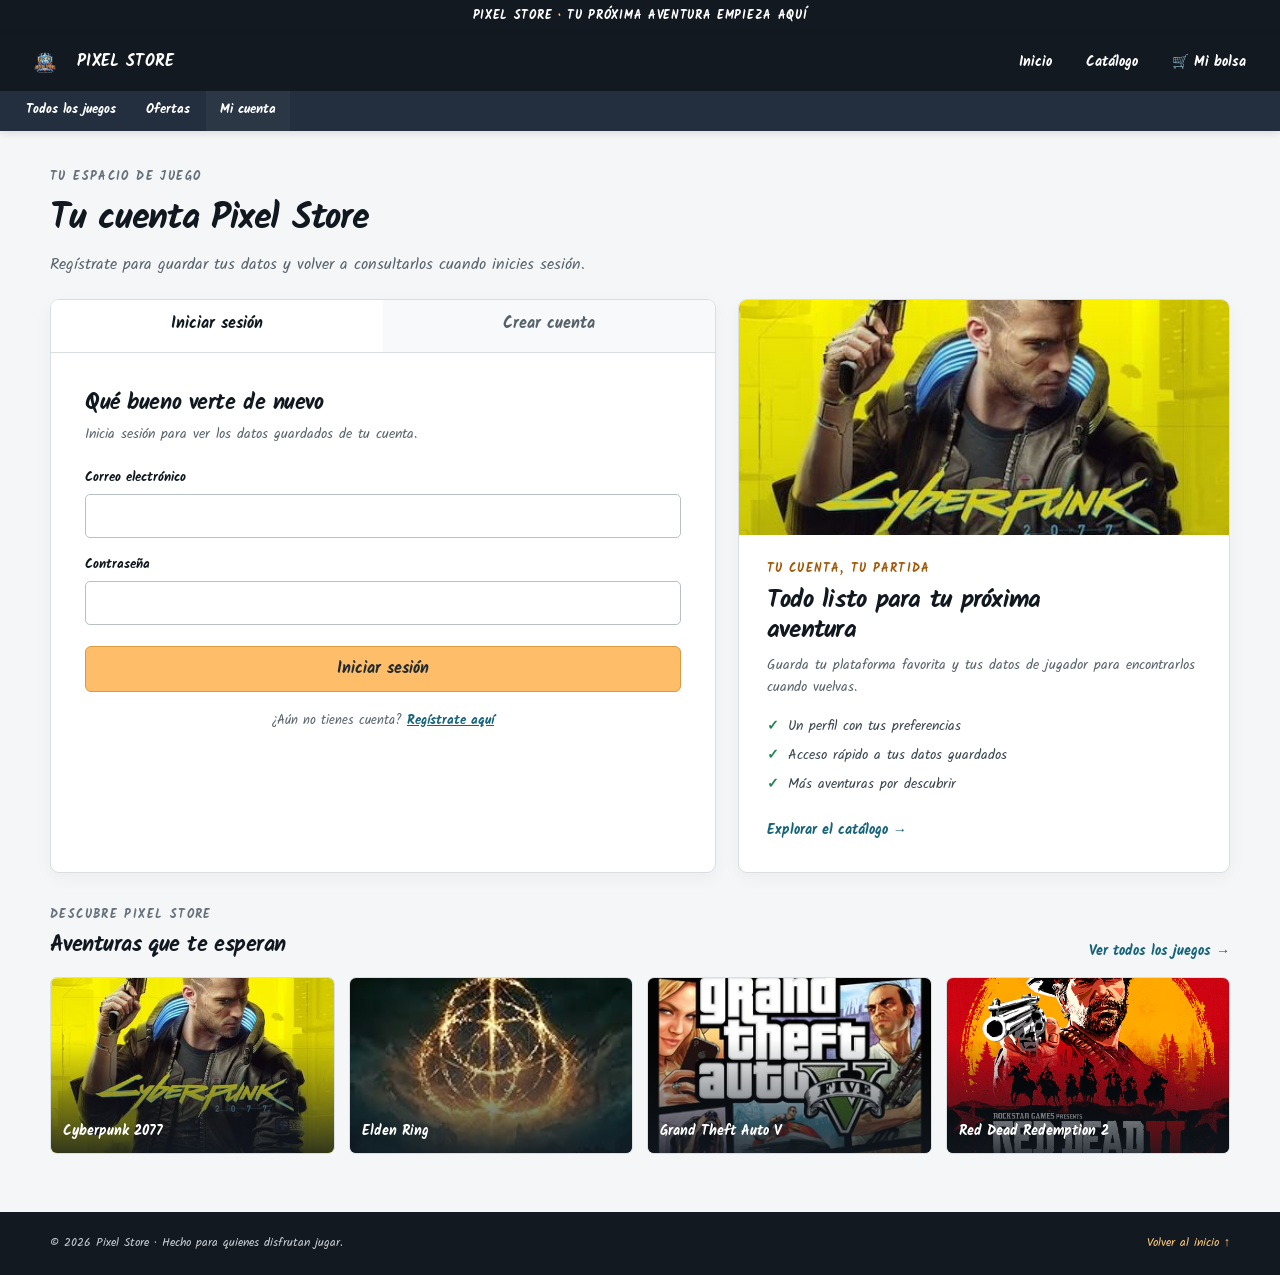
<file: inicio.html>
<!DOCTYPE html>
<html lang="es">
<head>
  <meta charset="UTF-8">
  <meta name="viewport" content="width=device-width, initial-scale=1">
  <meta name="description" content="Crea tu cuenta de Pixel Store o inicia sesión para consultar tu perfil de jugador.">
  <title>Pixel Store | Mi cuenta</title>
  <link rel="preconnect" href="https://fonts.googleapis.com">
  <link rel="preconnect" href="https://fonts.gstatic.com" crossorigin>
  <link href="https://fonts.googleapis.com/css2?family=Kalam:wght@400;700&display=swap" rel="stylesheet">
  <link rel="stylesheet" href="inicio.css">
</head>
<body>
  <div class="franja-info">PIXEL STORE <span>·</span> TU PRÓXIMA AVENTURA EMPIEZA AQUÍ</div>

  <header class="barra-superior">
    <nav class="navegacion" aria-label="Navegación principal">
      <a class="marca" href="index.html" aria-label="Pixel Store, inicio">
        <img class="marca-icono" src="logo.jpg" alt="">
        <span>PIXEL STORE</span>
      </a>
      <div class="controles-navegacion">
        <a class="enlace-nav" href="index.html">Inicio</a>
        <a class="enlace-nav" href="paginaweb.html">Catálogo</a>
        <a class="enlace-carrito" href="paginaweb.html#carrito-seccion" aria-label="Ir a la bolsa">🛒 Mi bolsa</a>
      </div>
    </nav>
    <nav class="menu-categorias" aria-label="Secciones de la tienda">
      <div class="contenedor-menu">
        <a href="paginaweb.html" class="cat-link">Todos los juegos</a>
        <a href="paginaweb.html#titulo-catalogo" class="cat-link">Ofertas</a>
        <a href="inicio.html" class="cat-link activo" aria-current="page">Mi cuenta</a>
      </div>
    </nav>
  </header>

  <main class="contenedor-principal">
    <section class="encabezado-cuenta" aria-labelledby="titulo-pagina">
      <p class="sobre-titulo">TU ESPACIO DE JUEGO</p>
      <h1 id="titulo-pagina">Tu cuenta Pixel Store</h1>
      <p>Regístrate para guardar tus datos y volver a consultarlos cuando inicies sesión.</p>
    </section>

    <div class="contenido-cuenta">
      <section class="panel-acceso" aria-label="Registro e inicio de sesión">
        <div class="pestanas" role="tablist" aria-label="Acceso a tu cuenta">
          <button id="pestana-login" class="pestana activa" type="button" role="tab" aria-selected="true" aria-controls="formulario-login">Iniciar sesión</button>
          <button id="pestana-registro" class="pestana" type="button" role="tab" aria-selected="false" aria-controls="formulario-registro">Crear cuenta</button>
        </div>

        <p id="mensaje-acceso" class="mensaje-acceso" role="status" aria-live="polite" hidden></p>

        <form id="formulario-login" class="formulario-cuenta" aria-labelledby="pestana-login">
          <h2>Qué bueno verte de nuevo</h2>
          <p class="texto-formulario">Inicia sesión para ver los datos guardados de tu cuenta.</p>
          <label for="login-correo">Correo electrónico</label>
          <input id="login-correo" name="correo" type="email" autocomplete="username" required>
          <label for="login-password">Contraseña</label>
          <input id="login-password" name="password" type="password" autocomplete="current-password" required>
          <button class="boton-principal" type="submit">Iniciar sesión</button>
          <p class="cambio-formulario">¿Aún no tienes cuenta? <button type="button" data-mostrar="registro">Regístrate aquí</button></p>
        </form>

        <form id="formulario-registro" class="formulario-cuenta" aria-labelledby="pestana-registro" hidden>
          <h2>Únete a Pixel Store</h2>
          <p class="texto-formulario">Completa tus datos para guardar tu perfil de jugador.</p>
          <div class="campos-dobles">
            <div class="campo">
              <label for="registro-nombre">Nombre</label>
              <input id="registro-nombre" name="nombre" type="text" autocomplete="given-name" minlength="2" maxlength="60" required>
            </div>
            <div class="campo">
              <label for="registro-apellido">Apellido</label>
              <input id="registro-apellido" name="apellido" type="text" autocomplete="family-name" minlength="2" maxlength="60" required>
            </div>
          </div>
          <div class="campos-dobles">
            <div class="campo">
              <label for="registro-dni">DNI / Documento</label>
              <input id="registro-dni" name="dni" type="text" autocomplete="off" minlength="5" maxlength="20" required>
            </div>
            <div class="campo">
              <label for="registro-telefono">Teléfono</label>
              <input id="registro-telefono" name="telefono" type="tel" autocomplete="tel" minlength="7" maxlength="20" required>
            </div>
          </div>
          <div class="campo">
            <label for="registro-correo">Correo electrónico</label>
            <input id="registro-correo" name="correo" type="email" autocomplete="email" maxlength="254" required>
          </div>
          <div class="campo">
            <label for="registro-password">Contraseña <span class="ayuda-campo">(mínimo 8 caracteres)</span></label>
            <input id="registro-password" name="password" type="password" autocomplete="new-password" minlength="8" maxlength="128" required>
          </div>
          <div class="campos-dobles">
            <div class="campo">
              <label for="registro-pais">País / Región</label>
              <select id="registro-pais" name="pais" autocomplete="country-name" required>
                <option value="Perú">Perú</option>
                <option value="Argentina">Argentina</option>
                <option value="Colombia">Colombia</option>
                <option value="México">México</option>
              </select>
            </div>
            <div class="campo">
              <label for="registro-plataforma">Plataforma preferida</label>
              <select id="registro-plataforma" name="plataforma" required>
                <option value="PC / Steam">PC / Steam</option>
                <option value="PlayStation 5">PlayStation 5</option>
                <option value="Xbox Series X/S">Xbox Series X/S</option>
                <option value="Nintendo Switch">Nintendo Switch</option>
              </select>
            </div>
          </div>
          <div class="campos-dobles">
            <div class="campo">
              <label for="registro-tipo">Tipo de cuenta</label>
              <select id="registro-tipo" name="tipoCuenta" required>
                <option value="Estándar">Estándar</option>
                <option value="VIP / Gamer">VIP / Gamer</option>
              </select>
            </div>
            <div class="campo">
              <label for="registro-suscripcion">Membresía</label>
              <select id="registro-suscripcion" name="suscripcion" required>
                <option value="Gratuita">Gratuita</option>
                <option value="Pixel Gold">Pixel Gold</option>
                <option value="Pixel Platinum">Pixel Platinum</option>
              </select>
            </div>
          </div>
          <button class="boton-principal" type="submit">Crear mi cuenta</button>
          <p class="aviso-privacidad">Esta demostración guarda el perfil en este navegador; no es una cuenta en línea.</p>
          <p class="cambio-formulario">¿Ya tienes una cuenta? <button type="button" data-mostrar="login">Inicia sesión</button></p>
        </form>

        <section id="perfil-guardado" class="perfil-guardado" aria-labelledby="titulo-perfil" hidden>
          <div class="avatar-perfil" aria-hidden="true">PS</div>
          <h2 id="titulo-perfil">Tu perfil de jugador</h2>
          <p id="saludo-perfil" class="saludo-perfil"></p>
          <dl id="datos-perfil" class="datos-perfil"></dl>
          <button id="boton-cerrar-sesion" class="boton-secundario" type="button">Cerrar sesión</button>
        </section>
      </section>

      <aside class="panel-informativo">
        <div class="imagen-panel" role="img" aria-label="Arte de Cyberpunk 2077"></div>
        <div class="texto-panel">
          <p class="etiqueta-panel">TU CUENTA, TU PARTIDA</p>
          <h2>Todo listo para tu próxima aventura</h2>
          <p>Guarda tu plataforma favorita y tus datos de jugador para encontrarlos cuando vuelvas.</p>
          <ul>
            <li>Un perfil con tus preferencias</li>
            <li>Acceso rápido a tus datos guardados</li>
            <li>Más aventuras por descubrir</li>
          </ul>
          <a href="paginaweb.html" class="enlace-tienda">Explorar el catálogo →</a>
        </div>
      </aside>
    </div>

    <section class="seleccion-juegos" aria-labelledby="titulo-seleccion">
      <div class="cabecera-seleccion">
        <div>
          <p class="sobre-titulo">DESCUBRE PIXEL STORE</p>
          <h2 id="titulo-seleccion">Aventuras que te esperan</h2>
        </div>
        <a href="paginaweb.html#titulo-catalogo" class="enlace-tienda">Ver todos los juegos →</a>
      </div>
      <div class="galeria-juegos">
        <a class="tarjeta-galeria" href="paginaweb.html#catalogo-juegos">
          <img src="Cyberpunk%202077.jpg" alt="Portada de Cyberpunk 2077" loading="lazy">
          <span>Cyberpunk 2077</span>
        </a>
        <a class="tarjeta-galeria" href="paginaweb.html#catalogo-juegos">
          <img src="EldenRing.jpg" alt="Portada de Elden Ring" loading="lazy">
          <span>Elden Ring</span>
        </a>
        <a class="tarjeta-galeria" href="paginaweb.html#catalogo-juegos">
          <img src="GTAV.jpg" alt="Portada de Grand Theft Auto V" loading="lazy">
          <span>Grand Theft Auto V</span>
        </a>
        <a class="tarjeta-galeria" href="paginaweb.html#catalogo-juegos">
          <img src="RedDeadRedemption2.jpg" alt="Portada de Red Dead Redemption 2" loading="lazy">
          <span>Red Dead Redemption 2</span>
        </a>
      </div>
    </section>
  </main>

  <footer class="pie-pagina">
    <span>© 2026 Pixel Store · Hecho para quienes disfrutan jugar.</span>
    <a href="index.html">Volver al inicio ↑</a>
  </footer>
  <script src="inicio.js" defer></script>
</body>
</html>
</file>
<file: inicio.css>
:root {
  color-scheme: light;
  --text: #111820;
  --muted: #58636c;
  --border: #d9dee2;
  --accent: #febd69;
  --accent-hover: #f3a847;
  --nav: #131921;
  --nav-secondary: #232f3e;
  --link: #17647a;
}

* { box-sizing: border-box; }
html { min-height: 100%; scroll-behavior: smooth; }
::selection {
  background: transparent;
  color: inherit;
}
:focus-visible {
  outline: none;
}
body {
  min-height: 100vh;
  margin: 0;
  background: #f5f6f7;
  color: var(--text);
  font-family: "Kalam", "Segoe Print", cursive;
  line-height: 1.5;
}
button, input, select { font: inherit; }
[hidden] { display: none !important; }

.franja-info {
  padding: 8px 12px;
  background: var(--nav);
  color: #fff;
  font-size: .72rem;
  font-weight: 700;
  letter-spacing: .06em;
  text-align: center;
}
.franja-info span { color: var(--accent); }

.barra-superior {
  position: sticky;
  top: 0;
  z-index: 5;
  background: var(--nav);
  box-shadow: 0 2px 8px #11182020;
}
.navegacion {
  display: flex;
  width: min(1560px, 100%);
  min-height: 58px;
  align-items: center;
  justify-content: space-between;
  gap: 20px;
  margin: auto;
  padding: 8px 22px;
}
.marca {
  display: inline-flex;
  align-items: center;
  gap: 9px;
  color: #fff;
  font-size: 1rem;
  font-weight: 850;
  letter-spacing: .02em;
  text-decoration: none;
  white-space: nowrap;
}
.marca-icono { width: 46px; height: 40px; object-fit: contain; mix-blend-mode: screen; }
.controles-navegacion { display: flex; align-items: center; gap: 10px; }
.enlace-nav, .enlace-carrito {
  padding: 8px 12px;
  border-radius: 5px;
  color: #fff;
  font-size: .86rem;
  font-weight: 700;
  text-decoration: none;
  white-space: nowrap;
}
.enlace-nav:hover, .enlace-carrito:hover { background: rgba(255, 255, 255, .06); }
.menu-categorias { overflow-x: auto; background: var(--nav-secondary); scrollbar-width: none; }
.menu-categorias::-webkit-scrollbar { display: none; }
.contenedor-menu {
  display: flex;
  width: min(1560px, 100%);
  gap: 2px;
  margin: auto;
  padding: 0 12px;
}
.cat-link {
  display: inline-flex;
  min-height: 40px;
  align-items: center;
  padding: 0 14px;
  border-bottom: 2px solid transparent;
  color: #fff;
  font-size: .82rem;
  font-weight: 600;
  text-decoration: none;
  white-space: nowrap;
}
.cat-link:hover, .cat-link.activo { border-bottom-color: transparent; background: rgba(255, 255, 255, .04); }

.contenedor-principal { width: min(1180px, calc(100% - 40px)); margin: 38px auto 58px; }
.encabezado-cuenta { margin-bottom: 22px; }
.sobre-titulo { margin: 0 0 5px; color: #65717b; font-size: .72rem; font-weight: 800; letter-spacing: .12em; }
.encabezado-cuenta h1 { margin: 0; font-size: clamp(1.7rem, 3vw, 2.25rem); letter-spacing: -.035em; }
.encabezado-cuenta > p:last-child { margin: 7px 0 0; color: var(--muted); }

.contenido-cuenta { display: grid; grid-template-columns: minmax(0, 1.15fr) minmax(300px, .85fr); align-items: stretch; gap: 22px; }
.panel-acceso, .panel-informativo { overflow: hidden; border: 1px solid var(--border); border-radius: 9px; background: #fff; box-shadow: 0 5px 18px #17212a0a; }
.panel-acceso { min-width: 0; }
.pestanas { display: grid; grid-template-columns: 1fr 1fr; border-bottom: 1px solid var(--border); background: #f8f9fa; }
.pestana { min-height: 52px; border: 0; border-bottom: 3px solid transparent; background: transparent; color: #56616b; font-weight: 700; cursor: pointer; }
.pestana:hover { background: #f1f3f4; }
.pestana.activa { border-bottom-color: transparent; background: #fff; color: var(--text); }

.formulario-cuenta, .perfil-guardado { padding: clamp(22px, 4vw, 34px); }
.formulario-cuenta h2, .perfil-guardado h2 { margin: 0; font-size: 1.35rem; letter-spacing: -.02em; }
.texto-formulario { margin: 5px 0 22px; color: var(--muted); font-size: .9rem; }
.formulario-cuenta > label, .campo label { display: block; margin: 0 0 6px; font-size: .84rem; font-weight: 700; }
.formulario-cuenta input, .formulario-cuenta select {
  width: 100%;
  min-height: 43px;
  padding: 9px 11px;
  border: 1px solid #b9c0c5;
  border-radius: 5px;
  background: #fff;
  color: var(--text);
}
.formulario-cuenta > input { margin-bottom: 17px; }
.formulario-cuenta input:focus, .formulario-cuenta select:focus { border-color: #b9c0c5; outline: none; }
.campos-dobles { display: grid; grid-template-columns: repeat(2, minmax(0, 1fr)); gap: 14px; margin-bottom: 15px; }
.campo { min-width: 0; }
.campo input, .campo select { display: block; }
.ayuda-campo { color: #68737c; font-size: .75rem; font-weight: 400; }
.boton-principal {
  width: 100%;
  min-height: 46px;
  margin-top: 4px;
  border: 1px solid #d99a42;
  border-radius: 6px;
  background: var(--accent);
  color: #202a33;
  font-weight: 750;
  cursor: pointer;
  transition: background .2s, transform .2s;
}
.boton-principal:hover { transform: translateY(-1px); background: var(--accent-hover); }
.cambio-formulario { margin: 19px 0 0; color: var(--muted); font-size: .84rem; text-align: center; }
.cambio-formulario button { padding: 0; border: 0; background: none; color: var(--link); font-weight: 700; text-decoration: underline; cursor: pointer; }
.aviso-privacidad { margin: 13px 0 0; color: #68737c; font-size: .76rem; line-height: 1.5; }
.mensaje-acceso { margin: 18px 28px 0; padding: 10px 12px; border: 1px solid #b9dccc; border-radius: 5px; background: #e8f7ef; color: #1d583b; font-size: .86rem; }
.mensaje-acceso.error { border-color: #e8c3bd; background: #fff0ed; color: #842f24; }

.panel-informativo { display: flex; flex-direction: column; }
.imagen-panel {
  min-height: 235px;
  background: linear-gradient(0deg, #11182033, transparent), url("Cyberpunk%202077.jpg") center 35% / cover;
}
.texto-panel { flex: 1; padding: 26px 28px 30px; }
.etiqueta-panel { margin: 0 0 8px; color: #a35b0b; font-size: .72rem; font-weight: 800; letter-spacing: .1em; }
.texto-panel h2 { max-width: 360px; margin: 0 0 10px; font-size: 1.55rem; line-height: 1.2; letter-spacing: -.03em; }
.texto-panel > p:not(.etiqueta-panel) { margin: 0; color: var(--muted); font-size: .9rem; }
.texto-panel ul { display: grid; gap: 9px; margin: 18px 0 22px; padding: 0; color: #39454e; font-size: .85rem; list-style: none; }
.texto-panel li::before { margin-right: 9px; color: #238451; content: "✓"; font-weight: 800; }
.enlace-tienda { color: var(--link); font-size: .88rem; font-weight: 700; text-decoration: none; }
.enlace-tienda:hover { text-decoration: underline; }

.seleccion-juegos { margin-top: 34px; }
.cabecera-seleccion { display: flex; align-items: end; justify-content: space-between; gap: 16px; margin-bottom: 14px; }
.cabecera-seleccion h2 { margin: 0; font-size: 1.4rem; letter-spacing: -.025em; }
.galeria-juegos { display: grid; grid-template-columns: repeat(4, minmax(0, 1fr)); gap: 14px; }
.tarjeta-galeria {
  position: relative;
  min-width: 0;
  overflow: hidden;
  aspect-ratio: 16 / 10;
  border: 1px solid var(--border);
  border-radius: 7px;
  background: #202a33;
  color: #fff;
  text-decoration: none;
}
.tarjeta-galeria img { display: block; width: 100%; height: 100%; object-fit: cover; transition: transform .3s ease; }
.tarjeta-galeria::after { position: absolute; inset: 35% 0 0; background: linear-gradient(transparent, #111820d9); content: ""; }
.tarjeta-galeria span { position: absolute; z-index: 1; right: 12px; bottom: 11px; left: 12px; font-size: .9rem; font-weight: 700; }
.tarjeta-galeria:hover img { transform: scale(1.05); }
.tarjeta-galeria:hover { box-shadow: 0 6px 16px #17212a24; }

.perfil-guardado { text-align: center; }
.avatar-perfil { display: grid; width: 68px; height: 68px; margin: 0 auto 14px; place-items: center; border-radius: 50%; background: #232f3e; color: var(--accent); font-size: 1.25rem; font-weight: 800; }
.saludo-perfil { margin: 5px 0 21px; color: var(--muted); }
.datos-perfil { display: grid; grid-template-columns: repeat(2, minmax(0, 1fr)); gap: 0 18px; margin: 0 0 20px; text-align: left; }
.dato-perfil { min-width: 0; padding: 10px 0; border-bottom: 1px solid #eceeef; }
.dato-perfil dt { color: #68737c; font-size: .72rem; font-weight: 700; }
.dato-perfil dd { margin: 3px 0 0; overflow-wrap: anywhere; font-size: .88rem; font-weight: 600; }
.boton-secundario { min-height: 40px; padding: 8px 17px; border: 1px solid #aeb4b8; border-radius: 20px; background: #fff; color: var(--text); font-weight: 700; cursor: pointer; }
.boton-secundario:hover { background: #f2f4f5; }

.pie-pagina {
  display: flex;
  justify-content: space-between;
  gap: 18px;
  padding: 22px max(24px, calc((100% - 1180px) / 2));
  background: #131921;
  color: #c7cdd2;
  font-size: .78rem;
}
.pie-pagina a { color: #ffca7a; text-decoration: none; }
.pie-pagina a:hover { text-decoration: underline; }

button:focus-visible, a:focus-visible, input:focus-visible, select:focus-visible { outline: 3px solid #d88316; outline-offset: 2px; }

@media (max-width: 820px) {
  .contenido-cuenta { grid-template-columns: minmax(0, 1fr); }
  .panel-informativo { display: grid; grid-template-columns: minmax(190px, .75fr) 1fr; }
  .imagen-panel { min-height: 100%; }
}

@media (max-width: 560px) {
  .navegacion { min-height: 54px; padding: 7px 12px; }
  .marca { font-size: .87rem; }
  .marca-icono { width: 38px; height: 34px; }
  .controles-navegacion { gap: 2px; }
  .enlace-nav, .enlace-carrito { padding: 7px; font-size: .74rem; }
  .contenedor-menu { padding: 0 5px; }
  .cat-link { padding-inline: 10px; font-size: .76rem; }
  .contenedor-principal { width: calc(100% - 24px); margin: 25px auto 38px; }
  .encabezado-cuenta > p:last-child { font-size: .9rem; }
  .formulario-cuenta, .perfil-guardado { padding: 22px 17px; }
  .campos-dobles { gap: 10px; }
  .campo label { font-size: .78rem; }
  .campo input, .campo select { padding: 8px; font-size: .84rem; }
  .panel-informativo { display: flex; }
  .imagen-panel { min-height: 180px; }
  .texto-panel { padding: 22px; }
  .galeria-juegos { grid-template-columns: repeat(2, minmax(0, 1fr)); gap: 10px; }
  .tarjeta-galeria span { font-size: .8rem; }
  .datos-perfil { gap: 0 12px; }
  .pie-pagina { align-items: flex-start; flex-direction: column; padding: 18px 14px; }
}

@media (max-width: 380px) {
  .campos-dobles { grid-template-columns: 1fr; }
  .controles-navegacion .enlace-nav:first-child { display: none; }
}

@media (prefers-reduced-motion: reduce) {
  html { scroll-behavior: auto; }
  *, *::before, *::after { transition-duration: .01ms !important; }
}
</file>
